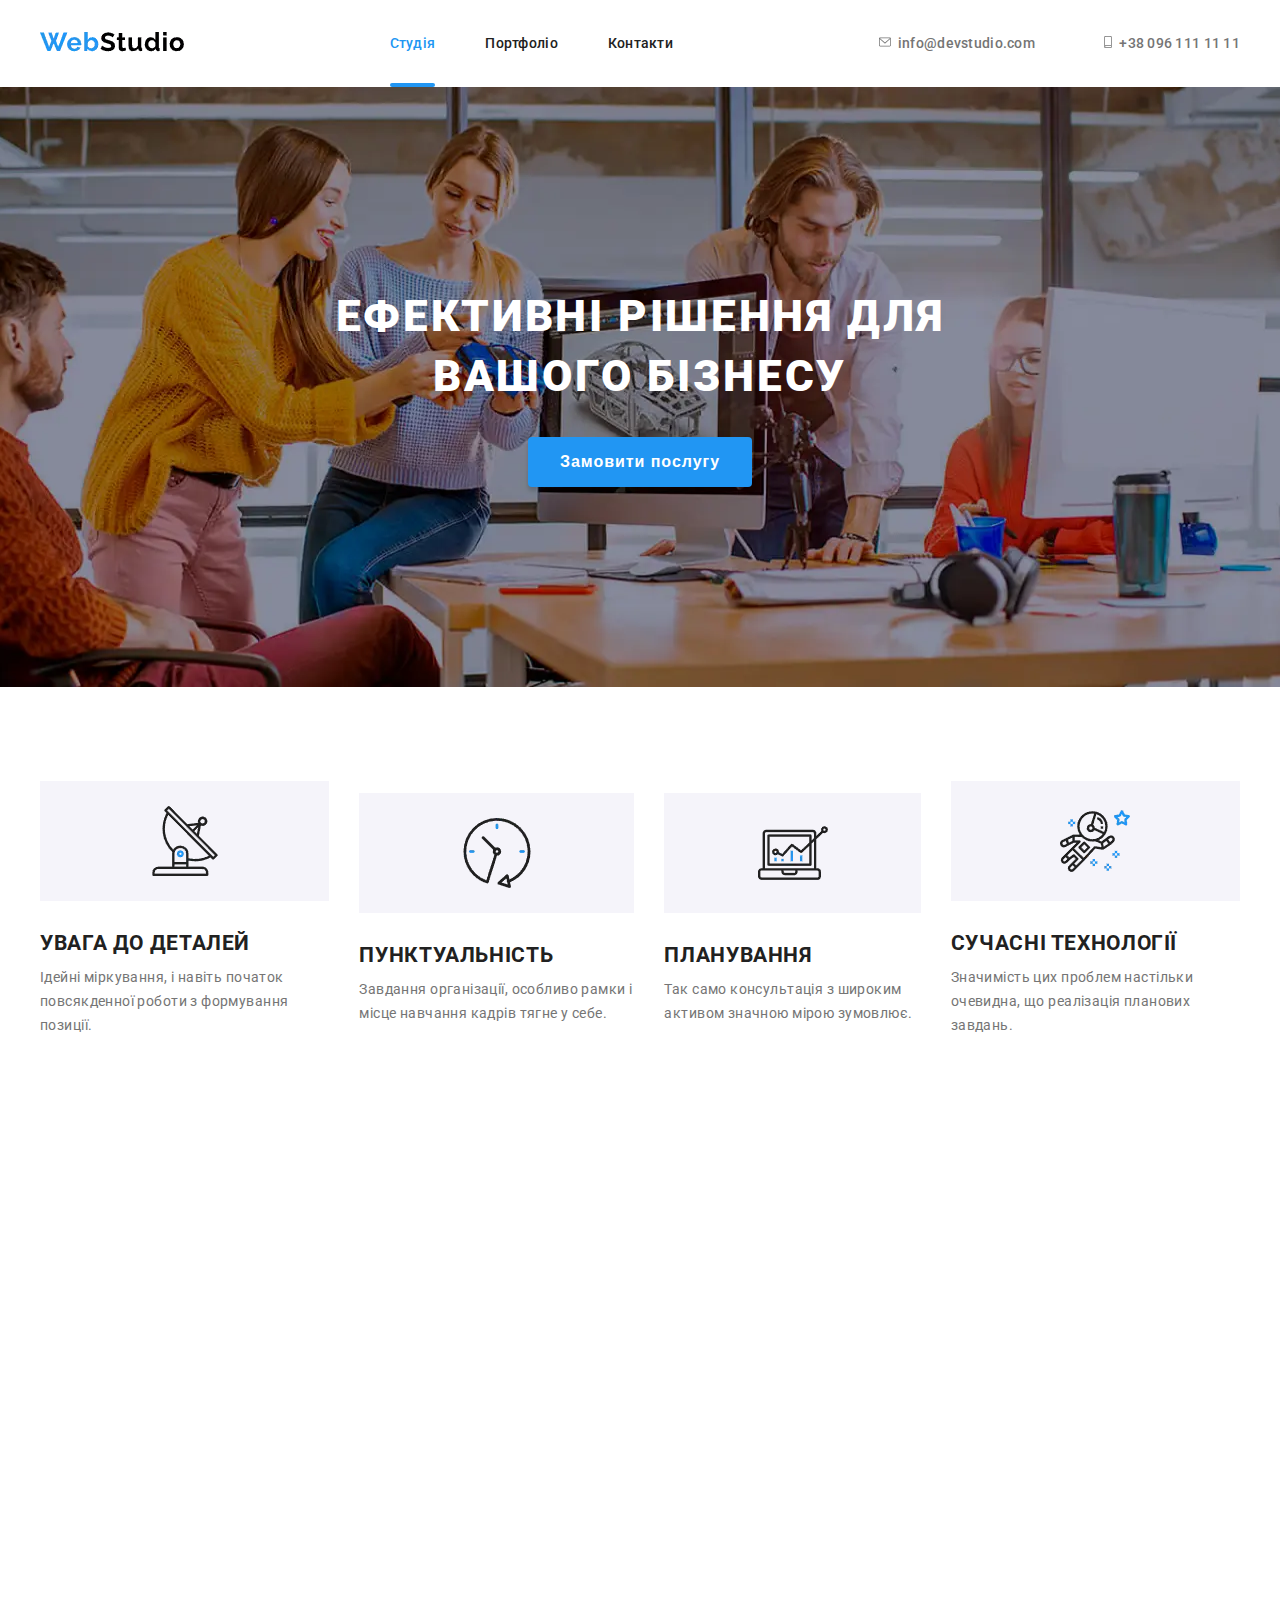
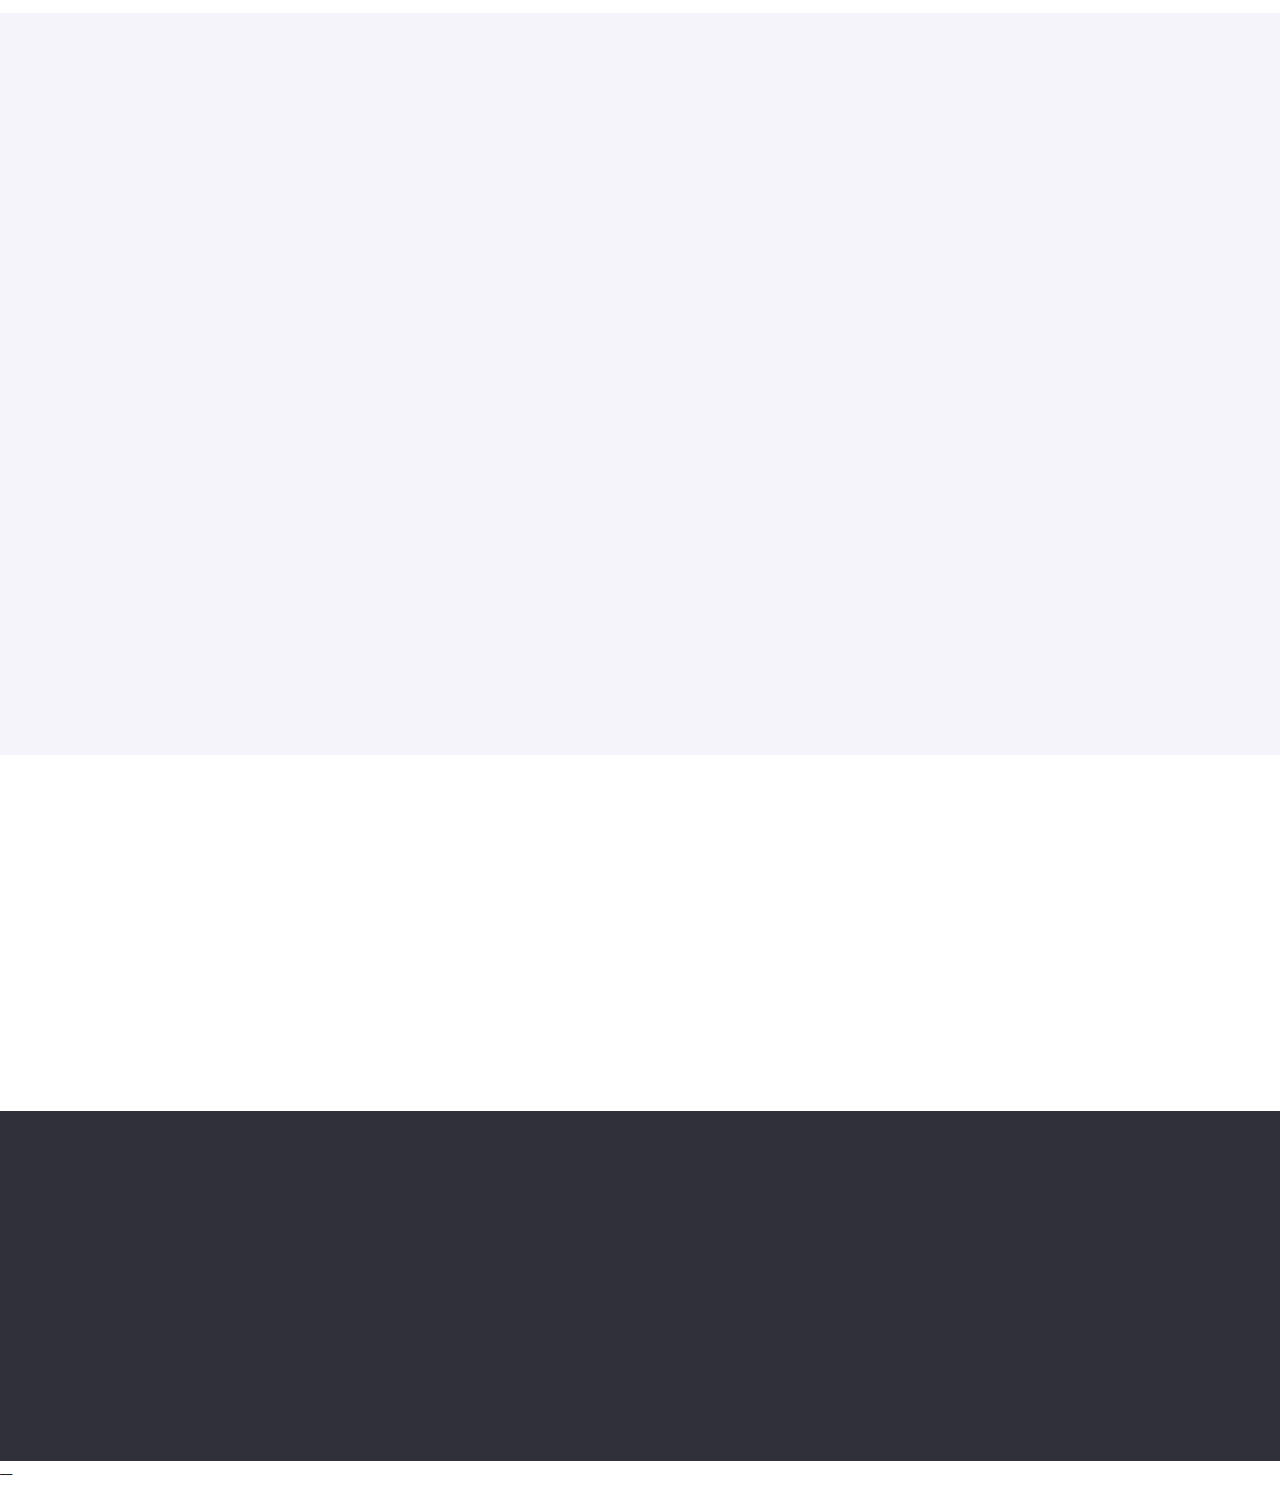
<file: index.html>
<!DOCTYPE html>
<html lang="uk">
  <head>
    <meta charset="UTF-8" />
    <meta name="viewport" content="width=device-width, initial-scale=1.0" />
    <title>Document</title>
    <link
    rel="stylesheet"
    href="https://cdnjs.cloudflare.com/ajax/libs/animate.css/4.1.1/animate.min.css"
  />

  <link href="https://unpkg.com/aos@2.3.1/dist/aos.css" rel="stylesheet">

    <link rel="stylesheet" href="https://cdnjs.cloudflare.com/ajax/libs/modern-normalize/2.0.0/modern-normalize.css" integrity="sha512-gA2Bvu0/hw4oj0Lp8ZHjK+o3S4BE5m8d/wNVy6ktKLhHKPpWLQwv9ixzuWirWOakoJqlBdePq2NhoCaUOQ5npQ==" crossorigin="anonymous" referrerpolicy="no-referrer"/>
    <link rel="preconnect" href="https://fonts.googleapis.com" />
    <link rel="preconnect" href="https://fonts.gstatic.com" crossorigin />
    <link href="https://fonts.googleapis.com/css2?family=Roboto:ital,wght@0,100;0,300;0,400;0,500;0,700;0,900;1,100;1,300;1,400;1,500;1,700;1,900&display=swap" rel="stylesheet"/>

    <link rel="stylesheet" href="./src/css/main.css">
  </head>
  <body>

    <!-- ========================HEADER======================== -->
    <header class="header">
    <div class="container header__container">
    <a class="header__logo animate__animated animate__fadeInLeft" href="./index.html">
        <img src="./src/images/logo/webstudio.webp" alt="логотип"/>
    </a>
    
    <nav class="nav" data-menu>
      <ul class="nav__list">
        <li class="nav__item animate__animated animate__fadeInDown"><a class="nav__link  nav__link--active" href="./index.html">Студія</a></li>
        <li class="nav__item animate__animated animate__fadeInDown"><a class="nav__link" href="portfolio.html">Портфоліо</a></li>
        <li class="nav__item animate__animated animate__fadeInDown"><a class="nav__link" href="#">Контакти</a></li>
      </ul>

      <ul class="nav__contacts"> 
        <li class="nav__contacts__item">
          <a href="tel:+380961111111" class="nav__contacts__link first__link">+38 096 111 11 11</a>
        </li>
        <li class="nav__contacts__item">
          <a href="mailto:info@devstudio.com" class="nav__contacts__link second__link">info@devstudio.com</a>
        </li>
      </ul>

      <ul class="social__networks">
        <li class="social__networks__item">
          <a href="https://www.instagram.com/" class="social__networks__link">Instagram</a>
        </li>
        <li class="social__networks__item">
          <a href="https://x.com/?lang=ru" class="social__networks__link">Twitter</a>
        </li>
        <li class="social__networks__item">
          <a href="https://www.facebook.com/" class="social__networks__link">Facebook</a>
        </li>
        <li class="social__networks__item">
          <a href="https://www.linkedin.com/signup" class="social__networks__link">LinkedIn</a>
        </li>
      </ul>
    </nav>

    <button class="header__menu" data-menu-button>
      <svg class="header__menu__icon" width="40px" height="40px">
        <use href="./src/images/burger-menu.svg#icon-burger-menu"></use>
      </svg>
    </button>

    <ul class="contacts">
      <li class="contacts__item animate__animated animate__fadeInDown">
        <a class="contacts__link" href="mailto:info@devstudio.com"> <svg class="contacts__icon" width="16px" height="12px" >
          <use href="./src/images/symbol-defs.svg#icon-envelope"></use>
        </svg> info@devstudio.com</a>
      
      </li>
      <li class="contacts__item animate__animated animate__fadeInRight">
        <a class="contacts__link" href="tel:+380961111111"><svg class="contacts__icon" width="16px" height="12px" >
          <use href="./src/images/symbol-defs.svg#icon-phone"></use>
        </svg> +38 096 111 11 11</a>
      </li>
    </ul>
  
  
    </div>
    </header>


<!-- ========================MODAL======================== -->
<div class="backdrop is-hidden" data-modal>
  <div class="modal">
    <button class="button-close" data-modal-close>
      <svg class="button-close-icon">
        <use href="./src/images/modalicons.svg#icon-close-icon"></use>
      </svg>
    </button>

    <form action="#" class="modal-form">
      <h2 class="modal-form-title">Залиште свої дані, ми вам передзвонимо</h2>

      <div class="modal-form-field">
        <h3 class="form-title">Ім'я</h3>
      <label hidden for="name"></label>
      
      <div class="input-container">
        <input type="text" id="name" class="modal-input">
        <svg width="18px" height="18px" class="modal-icon">
          <use href="./src/images/modalicons.svg#icon-people-icon"></use>
        </svg>
      </div>

    </div>

    <div class="modal-form-field">
      <h3 class="form-title">Телефон</h3>
        <label hidden for="tel"></label>
        <input type="tel" id="tel" class="modal-input">
        <svg width="18px" height="18px" class="modal-icon">
          <use href="./src/images/modalicons.svg#icon-telefon-icon"></use>
        </svg>
      
    </div>

    <div class="modal-form-field">
      <h3 class="form-title">Пошта</h3>
        <label hidden for="email"></label>
        <input type="email" id="email" class="modal-input">
        <svg width="18px" height="18px" class="modal-icon">
          <use href="./src/images/modalicons.svg#icon-email-icon"></use>
        </svg>
      
    </div>

    <div class="modal-form-field">
      <h3 class="form-title">Коментар</h3>
        <label hidden for="comment"></label>
        <textarea name="comment" id="comment" placeholder="Введіть текст" class="modal-form-textarea"></textarea>
      
    </div>

    <div class="modal-form-checkbox">
      <label hidden for="checkbox"></label>
        <input type="checkbox" class="modal-checkbox">
        <span class="checkbox-text">Погоджуюся з розсилкою та приймаю <a class="modal-link" href="#">Умови договору</a></span>
      
    </div>

    <button class="submit-button" type="submit">Відправити</button>
    </form>
  </div>
</div>

    <!-- ========================HERO======================== -->
    <main class="main">
      <section class="hero">
        <div class="container hero__container animate__animated animate__zoomIn">
        <h1 class="hero__title">Ефективні рішення для <br />вашого бізнесу</h1>
        <button data-modal-open class="hero__button">Замовити послугу</button>
      </div>
      </section>

      <!-- ========================FEATURES======================== -->
      <section class="feature">
        <div class="container">
        <ul class="feature__list">
          <li class="feature__item animate__animated animate__zoomIn">
            <h2 class="feature__title">УВАГА ДО ДЕТАЛЕЙ</h2>
            <p class="feature__text">
              Ідейні міркування, і навіть початок повсякденної роботи з
              формування позиції.
            </p>
          </li>
          <li class="feature__item animate__animated animate__zoomIn">
            <h2 class="feature__title">ПУНКТУАЛЬНІСТЬ</h2>
            <p class="feature__text">
              Завдання організації, особливо рамки і місце навчання кадрів тягне
              у себе.
            </p>
          </li>
          <li class="feature__item animate__animated animate__zoomIn">
            <h2 class="feature__title">ПЛАНУВАННЯ</h2>
            <p class="feature__text">
              Так само консультація з широким активом значною мірою зумовлює.
            </p>
          </li>
          <li class="feature__item animate__animated animate__zoomIn">
            <h2 class="feature__title">СУЧАСНІ ТЕХНОЛОГІЇ</h2>
            <p class="feature__text">
              Значимість цих проблем настільки очевидна, що реалізація планових
              завдань.
            </p>
          </li>
        </ul>
      </div>
      </section>

      <!-- ========================ACTIVITIES======================== -->
      <section class="activities">
        <div class="container">
        <h2 data-aos="zoom-in" class="activities__title">Чим ми займаємося</h2>
        <ul class="activities__list">
          <li class="activities__item">
            <article data-aos="fade-right" class="activity__card">
              <picture class="activities__photo">
                <source srcset="./src/images/box/coding.webp 1x, ./src/images/box/coding@2x.webp 2x"
                type="image/webp">
                
                <img
              class="activities__photo"
              src="./src/images/box/coding.webp"
              alt="фото де пишуть код"
            />
              </picture>
            
            <h2 class="activities__image__title">ДЕСКТОПНІ ДОДАТКИ</h2>
          </article>
          </li>
          <li class="activities__item">
            <article data-aos="zoom-in" class="activity__card">
              <picture class="activities__photo">
                <source srcset="./src/images/box/technology.webp 1x, ./src/images/box/technology@2x.webp 2x"
                type="image/webp">
                
                <img
              class="activities__photo"
              src="./src/images/box/technology.webp"
              alt="фото де пишуть код"
            />
              </picture>
            <h2 class="activities__image__title1">МОБІЛЬНІ ДОДАТКИ</h2>
          </article>
          </li>
          <li class="activities__item">
            <article data-aos="fade-left" class="activity__card">
              <picture class="activities__photo">
                <source srcset="./src/images/box/tablet.webp 1x, ./src/images/box/tablet@2x.webp 2x"
                type="image/webp">
                
                <img
              class="activities__photo"
              src="./src/images/box/tablet.webp"
              alt="фото де пишуть код"
            />
              </picture>
            <h2 class="activities__image__title2">ДИЗАЙНЕРСЬКІ РІШЕННЯ</h2>
          </article>
          </li>
        </ul>
      </div>
      </section>

      <!-- ========================TEAM======================== -->
      <section class="team">
        <div class="container">
        <h2 data-aos="zoom-in" class="team__title">Наша команда</h2>
        <div class="team__members">

            <!-- ========================TEAMMATE======================== -->
          <article data-aos="zoom-in-up" class="teammate">
            <picture class="teammate__photo">
              <source srcset="./src/images/teams/igor-demyanenko.webp 1x, ./src/images/teams/igor-demyanenko@2x.webp 2x" 
              type="image/webp">
              <img
              class="teammate__photo"
              src="./src/images/teams/igor-demyanenko.webp"
              alt="фото Ігор Дем'яненко"
            />
            </picture>
            
            <h2 class="teammate__name">Ігор Дем'яненко</h2>
            <p class="teammate__role">Product Designer</p>
            <div class="teammate__icons">
              <ul class="teammate__list">
                  <li class="teammate__item">
               <a class="teammate__link" href="#"><svg width="20px" height="20px" class="teammate__icon">
                  <use href="./src/images/symbol-defs.svg#icon-instagram"></use></svg>
              </a> 
              </li>
              <li class="teammate__item">
                <a class="teammate__link" href="#"><svg width="20px" height="20px" class="teammate__icon">
                   <use href="./src/images/symbol-defs.svg#icon-twitter"></use></svg>
               </a> 
               </li>
               <li class="teammate__item">
                <a class="teammate__link" href="#"><svg width="20px" height="20px" class="teammate__icon">
                   <use href="./src/images/symbol-defs.svg#icon-facebook"></use></svg>
               </a> 
               </li>
               <li class="teammate__item">
                <a class="teammate__link" href="#"><svg width="20px" height="20px" class="teammate__icon">
                   <use href="./src/images/symbol-defs.svg#icon-in"></use></svg>
               </a> 
               </li>
              </div>
          </article>
          <article data-aos="zoom-in-up" class="teammate">
            <picture class="teammate__photo">
              <source srcset="./src/images/teams/olga-repina.webp 1x, ./src/images/teams/olga-repina@2x.webp 2x" 
              type="image/webp">
              <img
              class="teammate__photo"
              src="./src/images/teams/olga-repina.webp"
              alt="фото Ольга Рєпіна"
            />
            </picture>
            
            <h2 class="teammate__name">Ольга Рєпіна</h2>
            <p class="teammate__role">Frontend Developer</p>
            <div class="teammate__icons">
              <ul class="teammate__list">
              <li class="teammate__item">
                <a class="teammate__link" href="#"><svg width="20px" height="20px" class="teammate__icon">
                  <use href="./src/images/symbol-defs.svg#icon-instagram"></use></svg>
              </a> 
              </li>
              <li class="teammate__item">
                <a class="teammate__link" href="#"><svg width="20px" height="20px" class="teammate__icon">
                  <use href="./src/images/symbol-defs.svg#icon-twitter"></use></svg>
              </a> 
              </li>
              <li class="teammate__item">
                <a class="teammate__link" href="#"><svg width="20px" height="20px" class="teammate__icon">
                  <use href="./src/images/symbol-defs.svg#icon-facebook"></use></svg>
              </a> 
              </li>
              <li class="teammate__item">
                <a class="teammate__link" href="#"><svg width="20px" height="20px" class="teammate__icon">
                  <use href="./src/images/symbol-defs.svg#icon-in"></use></svg>
              </a> 
              </li>
              </div>
          </article>
          <article data-aos="zoom-in-up" class="teammate">
            <picture class="teammate__photo">
              <source srcset="./src/images/teams/mykola-tarasov.webp 1x, ./src/images/teams/mykola-tarasov@2x.webp 2x" 
              type="image/webp">
              <img
              class="teammate__photo"
              src="./src/images/teams/mykola-tarasov.webp"
              alt="фото Микола Тарасов"
            />
            </picture>
            
            <h2 class="teammate__name">Микола Тарасов</h2>
            <p class="teammate__role">Marketing</p>
            <div class="teammate__icons">
              <ul class="teammate__list">
                  <li class="teammate__item">
              <a class="teammate__link" href="#"><svg width="20px" height="20px" class="teammate__icon">
                  <use href="./src/images/symbol-defs.svg#icon-instagram"></use></svg>
              </a> 
              </li>
              <li class="teammate__item">
                <a class="teammate__link" href="#"><svg width="20px" height="20px" class="teammate__icon">
                  <use href="./src/images/symbol-defs.svg#icon-twitter"></use></svg>
              </a> 
              </li>
              <li class="teammate__item">
                <a class="teammate__link" href="#"><svg width="20px" height="20px" class="teammate__icon">
                  <use href="./src/images/symbol-defs.svg#icon-facebook"></use></svg>
              </a> 
              </li>
              <li class="teammate__item">
                <a class="teammate__link" href="#"><svg width="20px" height="20px" class="teammate__icon">
                  <use href="./src/images/symbol-defs.svg#icon-in"></use></svg>
              </a> 
              </li>
              </div>
          </article>
          <article data-aos="zoom-in-up" class="teammate">
            <picture class="teammate__photo">
              <source srcset="./src/images/teams/mykhailo-yermakov.webp 1x, ./src/images/teams/mykhailo-yermakov@2x.webp 2x" 
              type="image/webp">
              <img
              class="teammate__photo"
              src="./src/images/teams/mykhailo-yermakov.webp"
              alt="фото Михайло Єрмаков"
            />
            </picture>
            
            
            <h2 class="teammate__name">Михайло Єрмаков</h2>
            <p class="teammate__role">UI Designer</p>
            <div class="teammate__icons">
            <ul class="teammate__list">
                <li class="teammate__item">
            <a class="teammate__link" href="#"><svg width="20px" height="20px" class="teammate__icon">
                <use href="./src/images/symbol-defs.svg#icon-instagram"></use></svg>
            </a> 
            </li>
            <li class="teammate__item">
              <a class="teammate__link" href="#"><svg width="20px" height="20px" class="teammate__icon">
                <use href="./src/images/symbol-defs.svg#icon-twitter"></use></svg>
            </a> 
            </li>
            <li class="teammate__item">
              <a class="teammate__link" href="#"><svg width="20px" height="20px" class="teammate__icon">
                <use href="./src/images/symbol-defs.svg#icon-facebook"></use></svg>
            </a> 
            </li>
            <li class="teammate__item">
              <a class="teammate__link" href="#"><svg width="20px" height="20px" class="teammate__icon">
                <use href="./src/images/symbol-defs.svg#icon-in"></use></svg>
            </a> 
            </li>
            </div>
          </li>
          </ul>
          </article>
        </div>
      </div>
      </section>

      <!-- ========================USERS======================== -->
      <section class="users">
        <h2 data-aos="zoom-in-down" class="users__title">Постійні клієнти</h2>
              <div class="users__container">
              <ul class="users__list">
                <li data-aos="zoom-out" class="users__item">
                <a class="users__link" href="#"><svg width="41px" height="46px" class="users__icon">
                  <use href="./src/images/symboldefs.svg#icon-ya-co"></use>
                </svg>
              </a>
            </li>
              <li data-aos="zoom-out" class="users__item">
                <a class="users__link" href="#"><svg width="40" height="52px" class="users__icon">
                  <use href="./src/images/symboldefs.svg#icon-company3"></use>
                </svg>
              </a>
              </li>
                <li data-aos="zoom-out" class="users__item">
                <a class="users__link" href="#"><svg width="43" height="41px" class="users__icon">
                  <use href="./src/images/symboldefs.svg#icon-company2"></use>
                </svg>
              </a>
              </li>
                <li data-aos="zoom-out" class="users__item">
                <a class="users__link" href="#"><svg width="84" height="40px" class="users__icon">
                  <use href="./src/images/symboldefs.svg#icon-foster-peters"></use>
                </svg>
              </a>
              </li>
                <li data-aos="zoom-out" class="users__item">
              <a class="users__link" href="#"><svg width="62" height="45px" class="users__icon">
                  <use href="./src/images/symboldefs.svg#icon-brand"></use>
                </svg>
              </a>
              </li>
                <li data-aos="zoom-out" class="users__item">
                <a class="users__link" href="#"><svg width="93" height="43px"  class="users__icon">
                  <use href="./src/images/symboldefs.svg#icon-company"></use>
                </svg>
              </a>
              </li>
              </ul>
              </div>
      </section>
    </main>
    <footer class="footer">
      <div data-aos="fade-up" class="container footer__container">
        <div class="container__contacts">
          <a class="footer__logo" href="./index.html"><img src="./src/images/logo/second-logo.webp" alt="логотип"/></a>
          <ul class="footer__contacts">
            <li class="footer__contacts__item">
            <address class="footer__address">м. Київ, пр-т Лесі Українки, 26</address>
          </li>
          <li class="footer__contacts__item">
            <a class="footer__contacts__link" href="mailto:info@devstudio.com">info@devstudio.com</a>
          </li>
          <li class="footer__contacts__item">
            <a class="footer__contacts__link" href="tel:+38096111111">+38 096 111 11 11</a>
          </li>
        </ul>
        </div>
        <div class="footer__icons">
          <b class="footer__title">ПРИЄДНУЙТЕСЬ</b>
            <ul class="footer__list">
              <li class="footer__item">
                <a class="footer__link" href="#"><svg class="footer__icon">
                <use href="./src/images/symbol-defs.svg#icon-instagram"></use></svg>
                </a>
              </li>
              <li class="footer__item">
                <a class="footer__link" href="#"><svg class="footer__icon">
                <use href="./src/images/symbol-defs.svg#icon-twitter"></use></svg>
                </a>
              </li>
              <li class="footer__item">
                <a class="footer__link" href="#"><svg class="footer__icon">
                <use href="./src/images/symbol-defs.svg#icon-facebook"></use></svg>
                </a>
              </li>
              <li class="footer__item">
                <a class="footer__link" href="#"><svg class="footer__icon">
                <use href="./src/images/symbol-defs.svg#icon-in"></use></svg>
                </a>
              </li>
          </ul>
        </div>

        <div class="footer__form__container">
          <h2 class="footer__form__title">Підпишіться на розсилку</h2>
          <div class="form__container">
          <form class="footer__form" action="#" id="email">
            <label for="email" hidden></label>
            <input class="footer__form__input" type="email" id="email" placeholder="E-mail">
            <button class="footer__form__button">Підписатися
              <svg class="footer__form__icon" width="24px" height="24px">
                <use href="./src/images/icon-send.svg#icon-icon-send"></use>
              </svg>
            </button>
          </form>
          
        </div>
      </div>
    </div>
    
    </footer>

    <script src="./src/js/modal.js"></script>
    <script src="./src/js/mobile-menu.js"></script>
    <script src="https://unpkg.com/aos@2.3.1/dist/aos.js"></script>
    <script>
      AOS.init();
    </script>
  </body>
</html>__
</file>
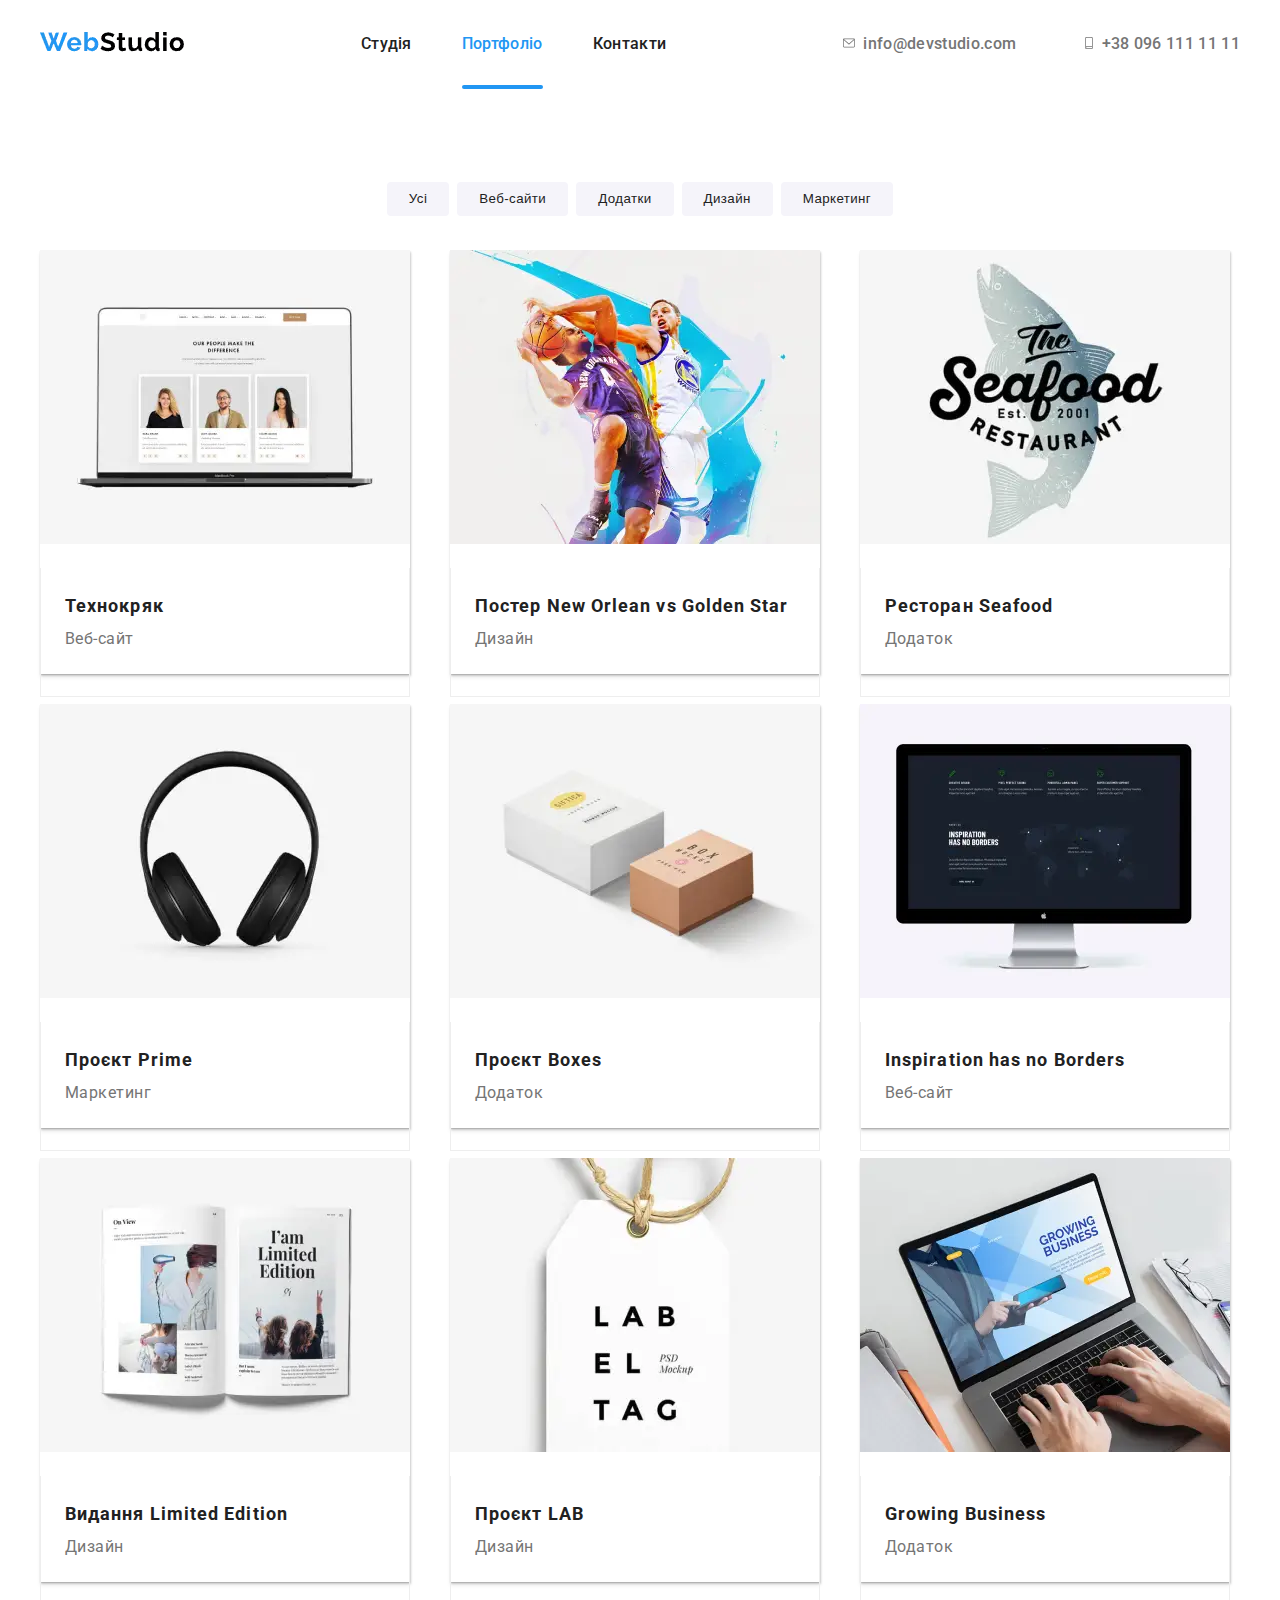
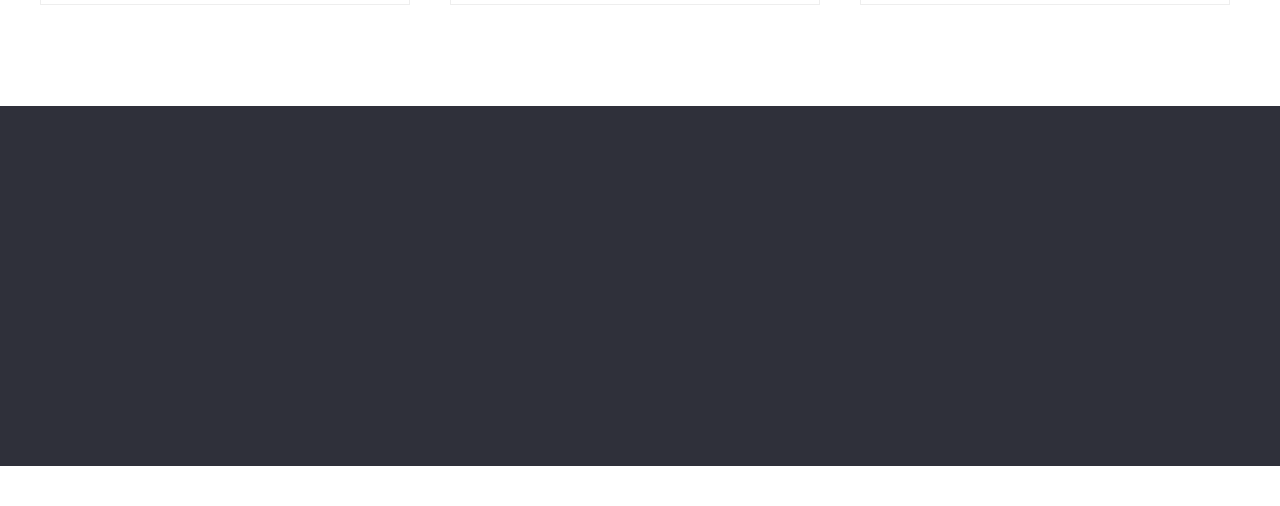
<file: portfolio.html>
<!DOCTYPE html>
<html lang="uk">
<head>
    <meta charset="UTF-8">
    <meta name="viewport" content="width=device-width, initial-scale=1.0">
    <title>Document</title>
    <link href="https://unpkg.com/aos@2.3.1/dist/aos.css" rel="stylesheet">
    <link
    rel="stylesheet"
    href="https://cdnjs.cloudflare.com/ajax/libs/animate.css/4.1.1/animate.min.css"
  />

    <link rel="preconnect" href="https://fonts.googleapis.com">
    <link rel="preconnect" href="https://fonts.gstatic.com" crossorigin>
    <link href="https://fonts.googleapis.com/css2?family=Roboto:ital,wght@0,100;0,300;0,400;0,500;0,700;0,900;1,100;1,300;1,400;1,500;1,700;1,900&display=swap" rel="stylesheet">

    <link rel="stylesheet" href="./src/css/main.css">
</head>
<body class="portfolio">
    <header class="header">
        <div class="container header__container">
        <a class="header__logo animate__animated animate__fadeInLeft" href="./index.html"><img src="./src/images/logo/webstudio.webp" alt="логотип"/></a>
        <nav class="nav" data-menu>
          <ul class="nav__list">
            <li class="nav__item animate__animated animate__fadeInDown"><a class="nav__link" href="./index.html">Студія</a></li>
            <li class="nav__item animate__animated animate__fadeInDown"><a class="nav__link nav__link--active" href="portfolio.html">Портфоліо</a></li>
            <li class="nav__item animate__animated animate__fadeInDown"><a class="nav__link" href="#">Контакти</a></li>
          </ul>
        </nav>

        <button class="header__menu" data-menu-button>
            <svg class="header__menu__icon" width="40px" height="40px">
              <use href="./src/images/burger-menu.svg#icon-burger-menu"></use>
            </svg>
          </button>

        <ul class="contacts">
          <li class="contacts__item animate__animated animate__fadeInDown">
            <a class="contacts__link" href="mailto:info@devstudio.com"> <svg class="contacts__icon" width="16px" height="12px" >
              <use href="./src/images/symbol-defs.svg#icon-envelope"></use>
            </svg> info@devstudio.com</a>
          
          </li>
          <li class="contacts__item animate__animated animate__fadeInRight">
            <a class="contacts__link" href="tel:+380961111111"><svg class="contacts__icon" width="16px" height="12px" >
              <use href="./src/images/symbol-defs.svg#icon-phone"></use>
            </svg> +38 096 111 11 11</a>
          </li>
        </ul>
      </div>
      </header>
    <main class="main">
        <section class="section">
        <div class="container section__container">
            <ul class="section__filter">
                <li class="section__filter__item animate__animated animate__zoomIn"><button class="section__filter__button">Усі</button></li>
                <li class="section__filter__item animate__animated animate__zoomIn"><button class="section__filter__button">Веб-сайти</button></li>
                <li class="section__filter__item animate__animated animate__zoomIn"><button class="section__filter__button">Додатки</button></li>
                <li class="section__filter__item animate__animated animate__zoomIn"><button class="section__filter__button">Дизайн</button></li>
                <li class="section__filter__item animate__animated animate__zoomIn"><button class="section__filter__button">Маркетинг</button></li>
            </ul>
        <div class="portfolio-projects">
            <div  class="card-container">
            <article class="portfolio-project animate__animated animate__zoomIn">
            <div class="overlay-container">
              <picture class="teammate__photo">
                <source srcset="./src/images/projects/project_1.webp 1x, ./src/images/projects/project_1@2x.webp 2x" 
                type="image/webp">
                <img 
                class="portfolio-project-photo" 
                src="./src/images/projects/project_1.webp" 
                alt="Технокряк" 
                width="370" 
                height="294"
                />
              </picture>
                <p class="overlay">
                    Ресурс пропонує комплексні 
                    пропозиції з різним рівнем 
                    функціоналу та сервісів. Все 
                    це дозволить відвідувачу отримати 
                    вичерпні відомості про компанію 
                    чи приватну особу.
                </p>
            </div>
                <div class="portfolio-project-content">
                    <h2 class="portfolio-project-title">Технокряк</h2>
                    <p class="portfolio-project-filter">Веб-сайт</p>
                </div>
            </div>
            </article>
            <article class="portfolio-project animate__animated animate__zoomIn">
                <div class="overlay-container">
                  <picture class="teammate__photo">
                    <source srcset="./src/images/projects/project_2.webp 1x, ./src/images/projects/project_2@2x.webp 2x" 
                    type="image/webp">
                    <img 
                    class="portfolio-project-photo" 
                    src="./src/images/projects/project_2.webp" 
                    alt="Постер New Orlean vs Golden Star" 
                    width="370" 
                    height="294"
                    />
                  </picture>
                <p class="overlay">
                    Ресурс пропонує комплексні 
                    пропозиції з різним рівнем 
                    функціоналу та сервісів. Все 
                    це дозволить відвідувачу отримати 
                    вичерпні відомості про компанію 
                    чи приватну особу.
                </p>
            </div>
                <div class="portfolio-project-content">
                <h2 class="portfolio-project-title">Постер New Orlean vs Golden Star</h2>
                <p class="portfolio-project-filter">Дизайн</p>
                </div>
            </article>
            <article class="portfolio-project animate__animated animate__zoomIn">
                <div class="overlay-container">
                  <picture class="teammate__photo">
                    <source srcset="./src/images/projects/project_3.webp 1x, ./src/images/projects/project_3@2x.webp 2x" 
                    type="image/webp">
                    <img 
                    class="portfolio-project-photo" 
                    src="./src/images/projects/project_3.webp" 
                    alt="Ресторан Seafood" 
                    width="370" 
                    height="294"
                    />
                  </picture>                

                  <p class="overlay">
                    Ресурс пропонує комплексні 
                    пропозиції з різним рівнем 
                    функціоналу та сервісів. Все 
                    це дозволить відвідувачу отримати 
                    вичерпні відомості про компанію 
                    чи приватну особу.
                </p>
            </div>
                <div class="portfolio-project-content">
                <h2 class="portfolio-project-title">Ресторан Seafood</h2>
                <p class="portfolio-project-filter">Додаток</p>
                </div>
            </article>
            <article class="portfolio-project animate__animated animate__zoomIn">
                <div class="overlay-container">
                  <picture class="teammate__photo">
                    <source srcset="./src/images/projects/project_4.webp 1x, ./src/images/projects/project_4@2x.webp 2x" 
                    type="image/webp">
                    <img 
                    class="portfolio-project-photo" 
                    src="./src/images/projects/project_4.webp" 
                    alt="Проєкт Prime" 
                    width="370" 
                    height="294"
                    />
                  </picture>                
                  <p class="overlay">
                    Ресурс пропонує комплексні 
                    пропозиції з різним рівнем 
                    функціоналу та сервісів. Все 
                    це дозволить відвідувачу отримати 
                    вичерпні відомості про компанію 
                    чи приватну особу.
                </p>
            </div>
                <div class="portfolio-project-content">
                <h2 class="portfolio-project-title">Проєкт Prime</h2>
                <p class="portfolio-project-filter">Маркетинг</p>
                </div>
            </article>
            <article class="portfolio-project animate__animated animate__zoomIn">
                <div class="overlay-container">
                  <picture class="teammate__photo">
                    <source srcset="./src/images/projects/project_5.webp 1x, ./src/images/projects/project_5@2x.webp 2x" 
                    type="image/webp">
                    <img 
                    class="portfolio-project-photo" 
                    src="./src/images/projects/project_5.webp" 
                    alt="Проєкт Boxes" 
                    width="370" 
                    height="294"
                    />
                  </picture>
                  <p class="overlay">
                    Ресурс пропонує комплексні 
                    пропозиції з різним рівнем 
                    функціоналу та сервісів. Все 
                    це дозволить відвідувачу отримати 
                    вичерпні відомості про компанію 
                    чи приватну особу.
                </p>
            </div>
                <div class="portfolio-project-content">
                <h2 class="portfolio-project-title">Проєкт Boxes</h2>
                <p class="portfolio-project-filter">Додаток</p>
                </div>
            </article>
            <article class="portfolio-project animate__animated animate__zoomIn">
                <div class="overlay-container">
                  <picture class="teammate__photo">
                    <source srcset="./src/images/projects/project_6.webp 1x, ./src/images/projects/project_6@2x.webp 2x" 
                    type="image/webp">
                    <img 
                    class="portfolio-project-photo" 
                    src="./src/images/projects/project_6.webp" 
                    alt="Inspiration has no Borders" 
                    width="370" 
                    height="294"
                    />
                  </picture>               
                  <p class="overlay">
                    Ресурс пропонує комплексні 
                    пропозиції з різним рівнем 
                    функціоналу та сервісів. Все 
                    це дозволить відвідувачу отримати 
                    вичерпні відомості про компанію 
                    чи приватну особу.
                </p>
            </div>
                <div class="portfolio-project-content"> 
                <h2 class="portfolio-project-title">Inspiration has no Borders</h2>
                <p class="portfolio-project-filter">Веб-сайт</p>
                </div>
            
            </article>
            <article class="portfolio-project animate__animated animate__zoomIn">
                <div class="overlay-container">
                  <picture class="teammate__photo">
                    <source srcset="./src/images/projects/project_7.webp 1x, ./src/images/projects/project_7@2x.webp 2x" 
                    type="image/webp">
                    <img 
                    class="portfolio-project-photo" 
                    src="./src/images/projects/project_7.webp" 
                    alt="Видання Limited Edition" 
                    width="370" 
                    height="294"
                    />
                  </picture>                
                  <p class="overlay">
                    Ресурс пропонує комплексні 
                    пропозиції з різним рівнем 
                    функціоналу та сервісів. Все 
                    це дозволить відвідувачу отримати 
                    вичерпні відомості про компанію 
                    чи приватну особу.
                </p>
            </div>
                <div class="portfolio-project-content"> 
                <h2 class="portfolio-project-title">Видання Limited Edition</h2>
                <p class="portfolio-project-filter">Дизайн</p>
                </div>
            </article>
            <article class="portfolio-project animate__animated animate__zoomIn">
                <div class="overlay-container">
                  <picture class="teammate__photo">
                    <source srcset="./src/images/projects/project_8.webp 1x, ./src/images/projects/project_8@2x.webp 2x" 
                    type="image/webp">
                    <img 
                    class="portfolio-project-photo" 
                    src="./src/images/projects/project_8.webp" 
                    alt="Проєкт LAB" 
                    width="370" 
                    height="294"
                    />
                  </picture>                
                  <p class="overlay">
                    Ресурс пропонує комплексні 
                    пропозиції з різним рівнем 
                    функціоналу та сервісів. Все 
                    це дозволить відвідувачу отримати 
                    вичерпні відомості про компанію 
                    чи приватну особу.
                </p>
            </div>
                <div class="portfolio-project-content"> 
                <h2 class="portfolio-project-title">Проєкт LAB</h2>
                <p class="portfolio-project-filter">Дизайн</p>
                </div>
            </article>
            <article class="portfolio-project animate__animated animate__zoomIn"> 
                <div class="overlay-container">
                  <picture class="teammate__photo">
                    <source srcset="./src/images/projects/project_9.webp 1x, ./src/images/projects/project_9@2x.webp 2x" 
                    type="image/webp">
                    <img 
                    class="portfolio-project-photo" 
                    src="./src/images/projects/project_9.webp" 
                    alt="Growing Business" 
                    width="370" 
                    height="294"
                    />
                  </picture>                
                  <p class="overlay">
                    Ресурс пропонує комплексні 
                    пропозиції з різним рівнем 
                    функціоналу та сервісів. Все 
                    це дозволить відвідувачу отримати 
                    вичерпні відомості про компанію 
                    чи приватну особу.
                </p>
                </div>
                <div class="portfolio-project-content">
                <h2 class="portfolio-project-title">Growing Business</h2>
                <p class="portfolio-project-filter">Додаток</p>
                </div>
            </article>
        </div>
    </section>
    </main>
    <footer class="footer">
        <div data-aos="fade-up" class="container footer__container">
          <div class="container__contacts">
            <a class="footer__logo" href="./index.html"><img src="./src/images/logo/second-logo.webp" alt="логотип"/></a>
            <ul class="footer__contacts">
             <li class="footer__contacts__item">
              <address class="footer__address">м. Київ, пр-т Лесі Українки, 26</address>
             </li>
             <li class="footer__contacts__item">
               <a class="footer__contacts__link" href="mailto:info@devstudio.com">info@devstudio.com</a>
             </li>
             <li class="footer__contacts__item">
               <a class="footer__contacts__link" href="tel:+38096111111">+38 096 111 11 11</a>
             </li>
          </ul>
          </div>
          <div class="footer__icons">
            <b class="footer__title">ПРИЄДНУЙТЕСЬ</b>
              <ul class="footer__list">
                <li class="footer__item">
                  <a class="footer__link" href="#"><svg class="footer__icon">
                  <use href="./src/images/symbol-defs.svg#icon-instagram"></use></svg>
                  </a>
                </li>
                <li class="footer__item">
                  <a class="footer__link" href="#"><svg class="footer__icon">
                  <use href="./src/images/symbol-defs.svg#icon-twitter"></use></svg>
                  </a>
                </li>
                <li class="footer__item">
                  <a class="footer__link" href="#"><svg class="footer__icon">
                  <use href="./src/images/symbol-defs.svg#icon-facebook"></use></svg>
                  </a>
                </li>
                <li class="footer__item">
                  <a class="footer__link" href="#"><svg class="footer__icon">
                  <use href="./src/images/symbol-defs.svg#icon-in"></use></svg>
                  </a>
                </li>
             </ul>
          </div>
  
          <div class="footer__form__container">
            <h2 class="footer__form__title">Підпишіться на розсилку</h2>
            <div class="form__container">
            <form class="footer__form" action="#" id="email">
              <label for="email" hidden></label>
              <input class="footer__form__input" type="email" id="email" placeholder="E-mail">
              <button class="footer__form__button">Підписатися
                <svg class="footer__form__icon" width="24px" height="24px">
                  <use href="./src/images/icon-send.svg#icon-icon-send"></use>
                </svg>
              </button>
            </form>
            
          </div>
        </div>
      </div>
      
      </footer>

        <script src="./src/js/mobile-menu.js"></script>
        <script src="https://unpkg.com/aos@2.3.1/dist/aos.js"></script>
        <script>
            AOS.init();
        </script>
</body>
</html>
</file>
<file: src/css/main.css>
* {
  margin: 0;
  padding: 0;
}

a {
  text-decoration: none;
  color: inherit;
}

ul {
  list-style: none;
}

.container {
  max-width: 1200px;
  padding-left: 15px;
  padding-right: 15px;
  margin-left: auto;
  margin-right: auto;
}

.no-scroll {
  overflow: hidden;
}

body {
  font-family: "Roboto", sans-serif;
  font-weight: 400;
  font-size: 14px;
  color: #212121;
}

.section__filter, .footer__form__button, .footer__container, .footer__link, .footer__list, .users__link, .users__title, .teammate__link, .teammate__list, .team__members, .activities__list {
  display: flex;
  justify-content: center;
}

.activities__image__title2, .activities__image__title1, .activities__image__title {
  position: absolute;
  bottom: 0;
  left: 0;
}

.activities__image__title2, .activities__image__title1, .activities__image__title {
  text-transform: uppercase;
  text-align: center;
}

.footer__form__title, .footer__title, .activities__image__title2, .activities__image__title1, .activities__image__title {
  font-weight: 700;
  font-size: 14px;
}

.footer__contacts__contacts__link, .footer__contacts__address {
  line-height: 171%;
  letter-spacing: 0.03em;
}

.container {
  max-width: 1200px;
  padding-left: 15px;
  padding-right: 15px;
  margin-left: auto;
  margin-right: auto;
}

.header {
  padding-top: 32px;
  padding-bottom: 32px;
}
.header__container {
  display: flex;
  justify-content: space-between;
  flex-direction: row;
  align-items: center;
}

.header__menu {
  display: none;
  border: none;
  background-color: white;
}

.contacts {
  /* display: flex; */
  flex-wrap: nowrap;
  /* gap: 65px; */
  width: -moz-fit-content;
  width: fit-content;
  flex-direction: column-reverse;
  gap: 0;
  display: none;
}
.contacts__item {
  gap: 10px;
}
.contacts__icon {
  fill: currentColor;
}
.contacts__link {
  font-weight: 500;
  letter-spacing: 0.02em;
  line-height: 1.2;
  color: #757575;
  fill: #757575;
}
.contacts__link:hover, .contacts__link:focus {
  color: #2196f3;
  transition: 250ms cubic-bezier(0.4, 0, 0.2, 1);
  transform: scaleX(2);
}

.nav {
  display: none;
  flex-direction: row;
}
.nav__list {
  display: flex;
  flex-direction: row;
  align-items: center;
  gap: 50px;
}
.nav__link {
  font-weight: 500;
  letter-spacing: 0.02em;
  line-height: 1.2;
  position: relative;
}
.nav__link--active {
  color: #2196F3;
}
.nav__link--active::after {
  content: "";
  position: absolute;
  left: 0;
  bottom: -36px;
  width: 100%;
  height: 4px;
  background-color: #2196F3;
  border-radius: 2px;
}
.nav__link--active:hover::after {
  transition: 250ms cubic-bezier(0.4, 0, 0.2, 1);
  transform: translateY(-400%);
}

.nav__contacts {
  display: none;
}

.nav__contacts__link {
  font-weight: 500;
  letter-spacing: 0.02em;
  line-height: 1.2;
  color: #757575;
  fill: #757575;
}

.social__networks {
  display: none;
  flex-direction: row;
  justify-content: center;
  gap: 20px;
}

.social__networks__link {
  font-weight: 500;
  font-size: 18px;
  line-height: 122%;
  letter-spacing: 0.02em;
  color: #2196f3;
}

.social__networks__link:hover {
  color: #186fb6;
  transition: 250ms;
}

@media screen and (min-width: 768px) {
  .nav {
    display: block;
  }
  .contacts {
    display: block;
  }
}
@media screen and (min-width: 990px) {
  .contacts {
    display: flex;
    flex-direction: row;
    gap: 65px;
  }
}
@media screen and (max-width: 768px) {
  .header__menu {
    display: block;
    z-index: 10;
    color: none;
    background-color: none;
  }
  .nav {
    display: flex;
    position: fixed;
    top: 0;
    left: 0;
    width: 100%;
    height: 100%;
    background-color: rgb(255, 255, 255);
    z-index: 9;
    align-items: center;
    flex-direction: column;
    transform: translateX(-100%);
    transition: 250ms;
  }
  .nav.open {
    transform: translateX(0);
  }
  .nav__list {
    position: absolute;
    display: flex;
    flex-direction: column;
    margin-top: 48px;
    right: 65%;
    align-items: flex-start;
  }
  .nav__link {
    font-weight: 500;
    font-size: 40px;
  }
  .nav__contacts {
    position: absolute;
    display: flex;
    justify-content: center;
    align-items: center;
    flex-direction: column;
    top: 70%;
    right: 50%;
    gap: 32px;
    align-items: flex-start;
  }
  .nav__contacts__link {
    font-weight: 500;
    letter-spacing: 0.02em;
    line-height: 1.2;
    fill: #060606;
    font-size: 20px;
  }
  .nav__contacts__link:hover {
    color: #2196f3;
    transition: 250ms;
  }
  .first__link {
    font-weight: 500;
    font-size: 34px;
  }
  .second__link {
    font-weight: 500;
    font-size: 24px;
  }
  .social__networks {
    position: absolute;
    display: flex;
    top: 92%;
    right: 46%;
  }
}
.button-close-icon {
  position: absolute;
  top: 8px;
  right: 8px;
  width: 30px;
  height: 30px;
  display: flex;
  justify-content: center;
  align-items: center;
  cursor: pointer;
  padding: 6px;
  background-color: white;
  border: 1px solid rgba(0, 0, 0, 0.1);
  border-radius: 15px;
  fill: black;
}

.button-close-icon:hover {
  fill: #2196F3;
  border-color: #2196F3;
  transition: 250ms cubic-bezier(0.4, 0, 0.2, 1);
}

.backdrop {
  position: fixed;
  width: 100%;
  height: 100%;
  top: 0;
  left: 0;
  z-index: 1;
  transition: 250ms cubic-bezier(0.4, 0, 0.2, 1);
}

.backdrop.is-hidden {
  opacity: 0;
  pointer-events: none;
}

.backdrop.is-hidden .modal {
  transform: translate(-50%, -50%) scale(0.5);
  transition: 250ms cubic-bezier(0.4, 0, 0.2, 1);
}

.modal {
  background-color: white;
  position: absolute;
  left: 50%;
  top: 50%;
  transform: translate(-50%, -50%);
  padding-top: 40px;
  padding-right: 39px;
  padding-bottom: 40px;
  padding-left: 41px;
  box-shadow: 0px 1px 3px rgba(0, 0, 0, 0.12), 0px 1px 1px rgba(0, 0, 0, 0.14), 0px 2px 1px rgba(0, 0, 0, 0.2);
  z-index: 1;
  /* transform: translate(-50%, -50%) scale(0.5s); */
  transition: 250ms cubic-bezier(0.4, 0, 0.2, 1);
}

.modal-form-title {
  font-weight: 700;
  font-size: 20px;
  line-height: 1.15;
  text-align: center;
  letter-spacing: 0.03em;
  color: #212121;
}

.modal-form-field {
  display: flex;
  flex-direction: column;
  margin-bottom: 10px;
  position: relative;
}

.form-title {
  font-weight: 400;
  font-size: 12px;
  letter-spacing: 0.01em;
  color: #757575;
  padding-bottom: 4px;
}

.modal-input {
  margin-top: 4px;
  width: 100%;
  height: 40px;
  border: 1px solid rgba(33, 33, 33, 0.2);
  border-radius: 4px;
  padding: 12px 12px 12px 42px;
  cursor: pointer;
}

.modal-icon {
  position: absolute;
  top: 50%;
  left: 12px;
  fill: #212121;
  cursor: pointer;
}

.modal-input:hover,
.modal-input:focus {
  border-color: #2196F3;
  transition: 250ms cubic-bezier(0.4, 0, 0.2, 1);
}

.modal-form-textarea {
  margin-top: 4px;
  resize: none;
  padding: 12px 16px;
  width: 100%;
  height: 120px;
  border: 1px solid rgba(33, 33, 33, 0.2);
  border-radius: 4px;
  outline: none;
}

.modal-form-textarea:hover,
.modal-form-textarea:focus {
  border-color: #2196F3;
  transition: 250ms cubic-bezier(0.4, 0, 0.2, 1);
}

.modal-input:hover + .modal-icon,
.modal-input:focus + .modal-icon {
  fill: #2196F3;
  border-color: #2196F3;
  transition: 250ms cubic-bezier(0.4, 0, 0.2, 1);
}

.modal-form-textarea::-moz-placeholder {
  font-size: 14px;
  line-height: 1.14;
  letter-spacing: 0.01em;
  color: rgba(117, 117, 117, 0.5);
}

.modal-form-textarea::placeholder {
  font-size: 14px;
  line-height: 1.14;
  letter-spacing: 0.01em;
  color: rgba(117, 117, 117, 0.5);
}

.modal-form-checkbox {
  margin-top: 20px;
  margin-bottom: 30px;
}

.modal-checkbox {
  margin: -1px;
  border: 0;
  padding: 0;
}

.checkbox-text {
  line-height: 1.71;
}

.modal-link {
  line-height: 1.71;
  outline: 0;
  outline-offset: 0;
  text-decoration-line: underline;
  color: #2196f3;
  opacity: 0.5;
  transition: opacity 250ms;
}

.modal-link:hover {
  opacity: 1;
  cursor: pointer;
  transition: 250ms cubic-bezier(0.4, 0, 0.2, 1);
}

.submit-button {
  padding: 10px 55px;
  margin: 0px auto;
  display: flex;
  justify-content: center;
  align-items: center;
  border: none;
  border-radius: 4px;
  font-weight: 700;
  font-size: 16px;
  line-height: 1.87;
  letter-spacing: 0.06em;
  color: #ffffff;
  background-color: #2196F3;
  box-shadow: 0 4px 4px 0 rgba(0, 0, 0, 0.15);
}

.submit-button:hover {
  transition: 0.5s;
  transition: 250ms cubic-bezier(0.4, 0, 0.2, 1);
  transform: scale(1.1);
}

.hero {
  padding-top: 200px;
  padding-bottom: 200px;
  background-color: #2f303a;
  background-image: url(../images/hero/hero-bg-mobile.webp);
  background-position: center;
  background-repeat: no-repeat;
  background-size: cover;
}
@media (min-device-pixel-ratio: 2), (-webkit-min-device-pixel-ratio: 2), (min-resolution: 192dpi), (min-resolution: 2dppx) {
  .hero {
    background-image: url(../images/hero/hero-bg-mobile@2x.jpg);
  }
}
.hero::before {
  position: absolute;
  top: 0;
  left: 0;
  width: 100%;
  height: 100%;
  background: rgba(0, 0, 0, 0.5);
}
.hero__container {
  display: flex;
  flex-direction: column;
  align-items: center;
  row-gap: 30px;
}
.hero__title {
  font-weight: 900;
  font-size: 44px;
  line-height: 1.36;
  letter-spacing: 0.06em;
  text-transform: uppercase;
  text-align: center;
  color: #ffffff;
}
.hero__button {
  font-weight: 700;
  font-size: 16px;
  line-height: 1.87;
  letter-spacing: 0.06em;
  text-align: center;
  color: #ffffff;
  background-color: #2196F3;
  box-shadow: 0 4px 4px 0 rgba(0, 0, 0, 0.15);
  padding: 10px 32px;
  border-radius: 4px;
  border: none;
}
.hero__button:hover {
  transform: scale(1.1);
  transition: 250ms cubic-bezier(0.4, 0, 0.2, 1);
}

@media (min-width: 768px) and (max-width: 990px) {
  .hero {
    background-image: url(../images/hero/hero-bg-tablet.webp);
  }
}
@media (min-width: 768px) and (max-width: 990px) and (min-device-pixel-ratio: 2), (min-width: 768px) and (max-width: 990px) and (-webkit-min-device-pixel-ratio: 2), (min-width: 768px) and (max-width: 990px) and (min-resolution: 192dpi), (min-width: 768px) and (max-width: 990px) and (min-resolution: 2dppx) {
  .hero {
    background-image: url(../images/hero/hero-bg-tablet@2x.webp);
  }
}
@media (min-width: 991px) {
  .hero {
    background-image: url(../images/hero/hero-bg.webp);
  }
}
@media (min-width: 991px) and (min-device-pixel-ratio: 2), (min-width: 991px) and (-webkit-min-device-pixel-ratio: 2), (min-width: 991px) and (min-resolution: 192dpi), (min-width: 991px) and (min-resolution: 2dppx) {
  .hero {
    background-image: url(../images/hero/hero-bg@2x.webp);
  }
}
@media (max-width: 768px) {
  .hero__title {
    font-size: 28px;
  }
  .hero__button {
    padding: 12px 24px;
    font-size: 14px;
  }
}
@media (max-width: 480px) {
  .hero__title {
    font-size: 24px;
  }
  .hero__button {
    padding: 10px 20px;
    font-size: 12px;
  }
}
.feature {
  padding-top: 94px;
  padding-bottom: 94px;
}
.feature__list {
  display: flex;
  justify-content: space-between;
  -moz-column-gap: 30px;
  column-gap: 30px;
  flex-wrap: nowrap;
}
.feature__title {
  font-weight: 700;
  letter-spacing: 0.03em;
  line-height: 1.2;
  text-transform: uppercase;
  margin-bottom: 10px;
}
.feature__text {
  line-height: 1.71;
  letter-spacing: 0.03em;
  color: #757575;
}

@media (min-width: 320px) and (max-width: 479px) {
  .feature__list {
    flex-direction: column;
  }
}
@media (min-width: 480px) and (max-width: 767px) {
  .feature__list {
    flex-wrap: wrap;
    flex-basis: calc((100% - 30px) / 4);
    flex-direction: row;
  }
  .feature__item {
    flex-wrap: wrap;
    flex-basis: calc((100% - 30px) / 2);
  }
}
@media screen and (min-width: 768px) {
  .feature__list {
    flex-direction: row;
  }
}
@media screen and (min-width: 1200px) {
  .feature__list {
    flex-direction: row;
    flex-basis: 1;
    align-items: center;
  }
}
.feature__item:nth-child(1)::before {
  content: "";
  display: block;
  height: 120px;
  background-color: #f5f4fa;
  background-image: url(../images/icons/antenna.webp);
  background-repeat: no-repeat;
  background-position: center;
  margin-bottom: 30px;
}

.feature__item:nth-child(2)::before {
  content: "";
  display: block;
  height: 120px;
  background-color: #f5f4fa;
  background-image: url(../images/icons/clock.webp);
  background-repeat: no-repeat;
  background-position: center;
  margin-bottom: 30px;
}

.feature__item:nth-child(3)::before {
  content: "";
  display: block;
  height: 120px;
  background-color: #f5f4fa;
  background-image: url(../images/icons/diagram.webp);
  background-repeat: no-repeat;
  background-position: center;
  margin-bottom: 30px;
}

.feature__item:nth-child(4)::before {
  content: "";
  display: block;
  height: 120px;
  background-color: #f5f4fa;
  background-image: url(../images/icons/astronaut.webp);
  background-repeat: no-repeat;
  background-position: center;
  margin-bottom: 30px;
}

@media (min-width: 320px) and (max-width: 479px) {
  .feature__list {
    flex-direction: column;
  }
}
@media (min-width: 480px) and (max-width: 767px) {
  .feature__list {
    flex-wrap: wrap;
    flex-basis: calc((100% - 30px) / 4);
    flex-direction: row;
  }
  .feature__item {
    flex-wrap: wrap;
    flex-basis: calc((100% - 30px) / 2);
  }
}
@media screen and (min-width: 768px) {
  .feature__list {
    flex-direction: row;
  }
}
@media screen and (min-width: 1200px) {
  .feature__list {
    flex-direction: row;
    flex-basis: 1;
    align-items: center;
  }
}
.activities {
  padding-bottom: 94px;
  position: relative;
  display: none;
}
.activities__title {
  font-weight: 700;
  font-size: 36px;
  line-height: 1.2;
  letter-spacing: 0.03em;
  text-align: center;
  margin-bottom: 50px;
}
.activities__list {
  flex-direction: row;
  -moz-column-gap: 30px;
       column-gap: 30px;
}
.activities__card {
  position: relative;
}
.activities__photo {
  display: block;
}
.activities__image__title {
  color: #ffffff;
  letter-spacing: 0.03em;
  padding: 27px 107px;
  background-color: rgba(47, 48, 58, 0.7568627451);
}
.activities__image__title1 {
  color: #ffffff;
  letter-spacing: 0.03em;
  padding: 27px 112px;
  background-color: rgba(47, 48, 58, 0.7568627451);
}
.activities__image__title2 {
  color: #ffffff;
  letter-spacing: 0.03em;
  padding: 27px 94px;
  background-color: rgba(47, 48, 58, 0.7568627451);
}

@media screen and (min-width: 1200px) {
  .activities {
    display: block;
  }
}
.team {
  padding-top: 94px;
  padding-bottom: 94px;
  background-color: #f5f4fa;
}
.team__title {
  font-weight: 700;
  font-size: 36px;
  line-height: 1.2;
  letter-spacing: 0.03em;
  text-align: center;
  margin-bottom: 50px;
}
.team__members {
  align-items: center;
  -moz-column-gap: 30px;
       column-gap: 30px;
  /* box-shadow: 0 2px 1px 0 rgba(0, 0, 0, 0.2), 0 1px 1px 0 rgba(0, 0, 0, 0.14), 0 1px 3px 0 rgba(0, 0, 0, 0.12); */
}

.teammate {
  background-color: var(--bgColor);
  box-shadow: 0 2px 1px 0 rgba(0, 0, 0, 0.2), 0 1px 1px 0 rgba(0, 0, 0, 0.14), 0 1px 3px 0 rgba(0, 0, 0, 0.12);
  background: #fff;
  border-radius: 4px;
  margin-top: 30px;
}
.teammate__photo {
  width: 270px;
  height: 260px;
  margin-bottom: 30px;
}
.teammate__name {
  font-weight: 500;
  font-size: 16px;
  line-height: 1.2;
  letter-spacing: 0.03em;
  text-align: center;
  margin-bottom: 10px;
}
.teammate__role {
  font-size: 16px;
  line-height: 1.2;
  letter-spacing: 0.03em;
  text-align: center;
  color: #757575;
  margin-bottom: 16px;
}
.teammate__link {
  width: 44px;
  height: 44px;
  border-radius: 50%;
  cursor: pointer;
  align-items: center;
  color: #ffffff;
  transition: 0.5s;
  margin-bottom: 30px;
  fill: #AFB1B8;
}
.teammate__link:hover, .teammate__link:focus {
  background-color: #2196F3;
  transition: 250ms cubic-bezier(0.4, 0, 0.2, 1);
  transform: scale(1.2);
  fill: #ffffff;
}

@media (max-width: 1199px) {
  .team__members {
    flex-wrap: wrap;
    flex-basis: calc((100% - 30px) / 2);
  }
}
.users__title {
  margin-bottom: 50px;
  margin-top: 94px;
}
.users__container {
  margin-bottom: 94px;
}
.users__list {
  display: flex;
  flex-wrap: wrap;
  justify-content: center;
  gap: 30px;
}
.users__link {
  justify-content: center;
  align-items: center;
  width: 170px;
  height: 92px;
  border: 1px solid #AFB1B8;
  border-radius: 4px;
  fill: #AFB1B8;
}
.users__link:hover, .users__link:focus {
  transition: 0.5s;
  fill: #2196F3;
  border-color: #2196F3;
  transition: 250ms cubic-bezier(0.4, 0, 0.2, 1);
  transform: scale(1.1);
}

@media (min-width: 1200px) {
  .users__list {
    display: flex;
    flex-direction: row;
    justify-content: center;
    flex-wrap: nowrap;
  }
}
.footer {
  padding-top: 60px;
  padding-bottom: 60px;
  background-color: #2f303a;
  width: 100%;
}
.footer__contacts__item {
  line-height: 1.71;
  letter-spacing: 0.03em;
  color: #ffffff;
  margin-bottom: 9px;
}
.footer__contacts__link {
  color: #757575;
}
.footer__container {
  display: flex;
  flex-direction: column;
  align-items: baseline;
}

.container__contacts {
  text-align: center;
  margin-bottom: 60px;
}

.footer__logo {
  font-weight: 700;
  font-size: 26px;
  line-height: 1.2;
  letter-spacing: 0.03em;
}

.footer__contacts {
  display: flex;
  justify-content: center;
  flex-direction: column;
  -moz-column-gap: 9px;
       column-gap: 9px;
  margin-top: 20px;
  width: 231px;
}
.footer__contacts__contacts__item {
  height: 21px;
  font-size: 14px;
  line-height: 1.71;
  letter-spacing: 0.03em;
  color: #ffffff;
}
.footer__icons {
  /* margin-left: 70px; */
  text-align: center;
  margin-bottom: 60px;
}

.footer__list {
  margin-top: 20px;
}

.footer__title {
  letter-spacing: 0.03em;
  text-transform: uppercase;
  color: #ffffff;
}

.footer__link {
  width: 44px;
  height: 44px;
  border-radius: 50%;
  cursor: pointer;
  align-items: center;
  color: #ffffff;
  fill: currentColor;
  background-color: rgba(255, 255, 255, 0.1);
  transition: 0.5s;
}
.footer__link:hover, .footer__link:focus {
  background-color: #2196F3;
  transition: 250ms cubic-bezier(0.4, 0, 0.2, 1);
  transform: scale(1.2);
}

.footer__list .footer__item {
  margin-right: 10px;
}

.footer__icon {
  fill: white;
  width: 20px;
  height: 20px;
}

@media (min-width: 992px) {
  .footer__icons {
    margin-right: 93px;
  }
}
.footer__form__container {
  display: flex;
  justify-content: center;
  flex-direction: column;
  align-items: center;
  /* margin-left: 93px; */
}

.footer__form__title {
  color: #ffffff;
  margin-bottom: 20px;
  letter-spacing: 0.03em;
  text-transform: uppercase;
}

.footer__container {
  align-items: center;
  flex-direction: column;
  margin-top: 20px;
}

.footer__form {
  display: flex;
  flex-direction: column;
  justify-content: center;
}

.footer__form__input {
  background-color: #2f303a;
  border: 1px solid rgba(255, 255, 255, 0.2039215686);
  width: 358px;
  height: 50px;
  padding-left: 16px;
  border-radius: 4px;
  position: relative;
  color: #ffffff;
  box-shadow: 0 4px 4px 0 rgba(0, 0, 0, 0.15);
  margin-bottom: 20px;
}

.footer__form__button {
  padding: 10px 28px;
  margin-left: 12px;
  background-color: #2196F3;
  border: none;
  border-radius: 4px;
  color: #ffffff;
  font-weight: 700;
  font-size: 16px;
  line-height: 187%;
  letter-spacing: 0.06em;
  text-align: center;
  align-items: center;
  box-shadow: 0 4px 4px 0 rgba(0, 0, 0, 0.15);
}

.footer__form__button:hover {
  background-color: #2196F3;
  transition: 0.5s;
  transition: 250ms cubic-bezier(0.4, 0, 0.2, 1);
  transform: scale(1.05);
}

.footer__form__icon {
  margin-left: 10px;
  fill: white;
}

@media (min-width: 768px) and (max-width: 991px) {
  .footer__container {
    display: flex;
    flex-direction: row;
    flex-wrap: wrap;
  }
  .container__contacts {
    margin-right: 161px;
  }
}
@media (min-width: 992px) {
  .footer__container {
    display: flex;
    flex-direction: row;
  }
  .container__contacts {
    margin-right: 70px;
  }
  .footer__icons {
    margin-right: 93px;
  }
}
.portfolio {
  font-size: 16px;
}
.portfolio-container {
  display: flex;
  justify-content: space-between;
  flex-direction: row;
  align-items: center;
}

.section__filter {
  gap: 8px;
  margin-bottom: 34px;
}
.section__container {
  padding-top: 94px;
  padding-bottom: 94px;
}
.section__filter__button {
  font-weight: 500;
  line-height: 1.62;
  letter-spacing: 0.03em;
  text-align: center;
  background-color: #f5f4fa;
  color: #212121;
  border: none;
  border-radius: 4px;
  padding: 6px 22px;
}
.section__filter__button:hover {
  color: #ffffff;
  background-color: #2196F3;
  box-shadow: 0 2px 2px 0 rgba(0, 0, 0, 0.12), 0 1px 2px 0 rgba(0, 0, 0, 0.08), 0 3px 1px 0 rgba(0, 0, 0, 0.1);
  transform: scale(1.1);
  transition: 250ms cubic-bezier(0.4, 0, 0.2, 1);
}

.portfolio-projects {
  display: grid;
  grid-template-columns: repeat(3, 1fr);
  -moz-column-gap: 30px;
       column-gap: 30px;
  text-decoration: none;
}

.portfolio-project {
  margin-bottom: 30px;
  width: 370px;
  height: 404px;
  padding-bottom: 20px;
  box-shadow: 1px 2px 2px 0 rgba(0, 0, 0, 0.16), 0 4px 4px 0 rgba(0, 0, 0, 0.06), 0 1px 1px 0 rgba(0, 0, 0, 0.12);
}

.portfolio-project:hover {
  box-shadow: 1px 4px 6px 0 rgba(0, 0, 0, 0.16), 0 4px 4px 0 rgba(0, 0, 0, 0.06), 0 1px 1px 0 rgba(0, 0, 0, 0.12);
  transition: 250ms cubic-bezier(0.4, 0, 0.2, 1);
}

.overlay-container {
  position: relative;
  overflow: hidden;
}

.portfolio-project-photo {
  margin-bottom: 20px;
}

.overlay {
  position: absolute;
  top: 0;
  left: 0;
  /* width: 100%; */
  height: 100%;
  text-align: center;
  padding: 63px 24px;
  font-size: 18px;
  line-height: 156%;
  letter-spacing: 0.03em;
  color: #ffffff;
  background-color: rgba(33, 149, 243, 0.9019607843);
  transform: translateY(100%);
  transition: 250ms transform ease-in;
  text-align: left;
  content: none;
}

.portfolio-project:hover .overlay-container .overlay,
.portfolio-project:focus .overlay-container .overlay {
  transform: translateY(0);
  transition: 250ms cubic-bezier(0.4, 0, 0.2, 1);
}

.portfolio-project-content {
  padding: 20px 24px;
  border: 1px solid #eeeeee;
  border-top: none;
}

.portfolio-project-title {
  font-weight: 700;
  font-size: 18px;
  line-height: 2;
  letter-spacing: 0.06em;
  /* margin-left: 12px; */
}

.portfolio-project-filter {
  line-height: 1.87;
  letter-spacing: 0.03em;
  color: #757575;
  margin-bottom: 23px;
}
</file>
